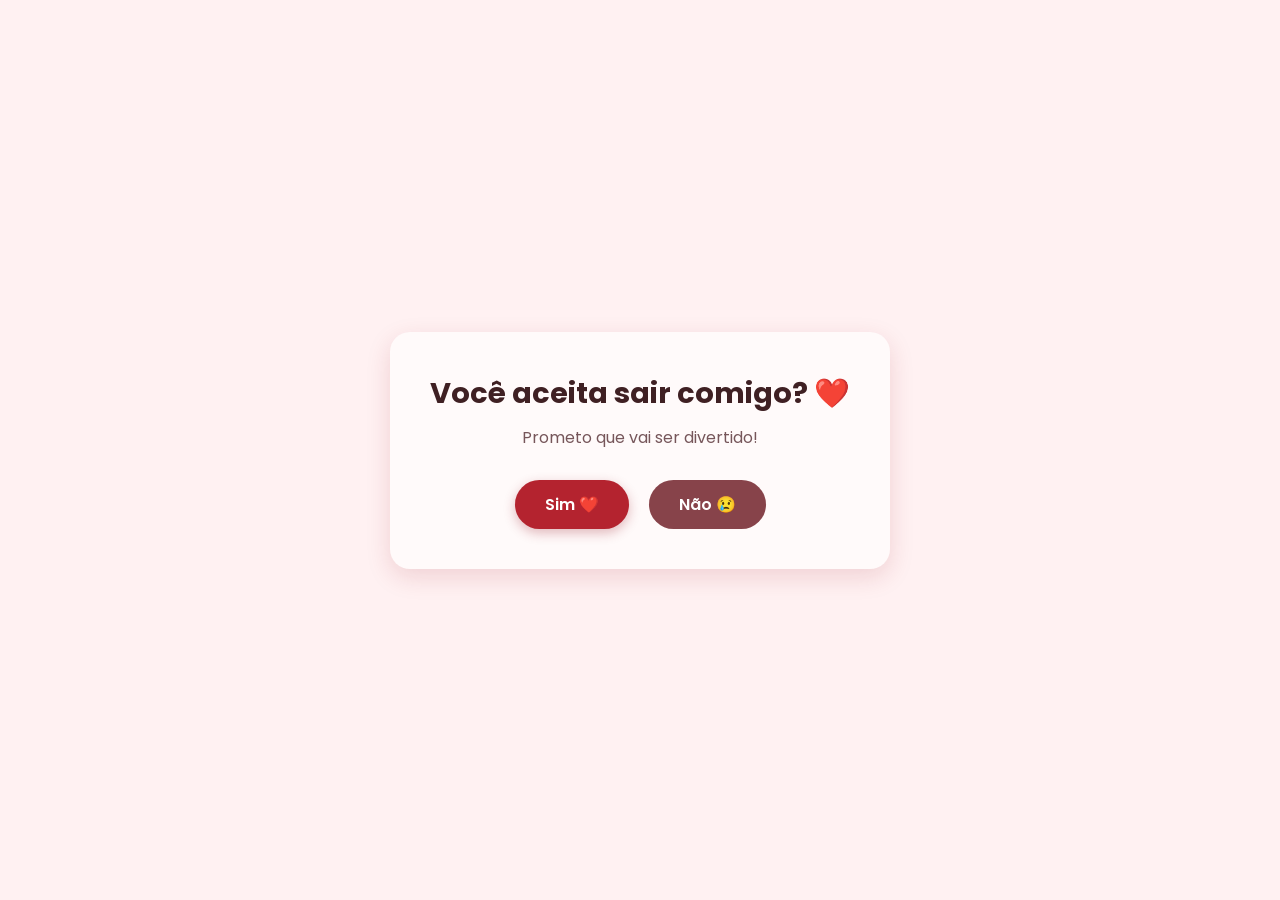
<file: index.html>
<!DOCTYPE html>
<html lang="pt-BR">
<head>
    <meta charset="UTF-8">
    <meta name="viewport" content="width=device-width, initial-scale=1.0">
    <title>Você aceita? ❤️</title>
    <link rel="preconnect" href="https://fonts.googleapis.com">
    <link rel="preconnect" href="https://fonts.gstatic.com" crossorigin>
    <link href="https://fonts.googleapis.com/css2?family=Poppins:wght@400;600;700&display=swap" rel="stylesheet">
    <link rel="stylesheet" href="assets/style.css">
</head>
<body>

    <main class="container fade-in">
        <h1>Você aceita sair comigo? ❤️</h1>
        <p>Prometo que vai ser divertido!</p>
        
        <div class="btn-group">
            <button id="btn-sim" class="btn btn-sim">Sim ❤️</button>
            <button id="btn-nao" class="btn btn-nao">Não 😢</button>
        </div>
    </main>

    <script src="scripts/index.js"></script>
</body>
</html>
</file>
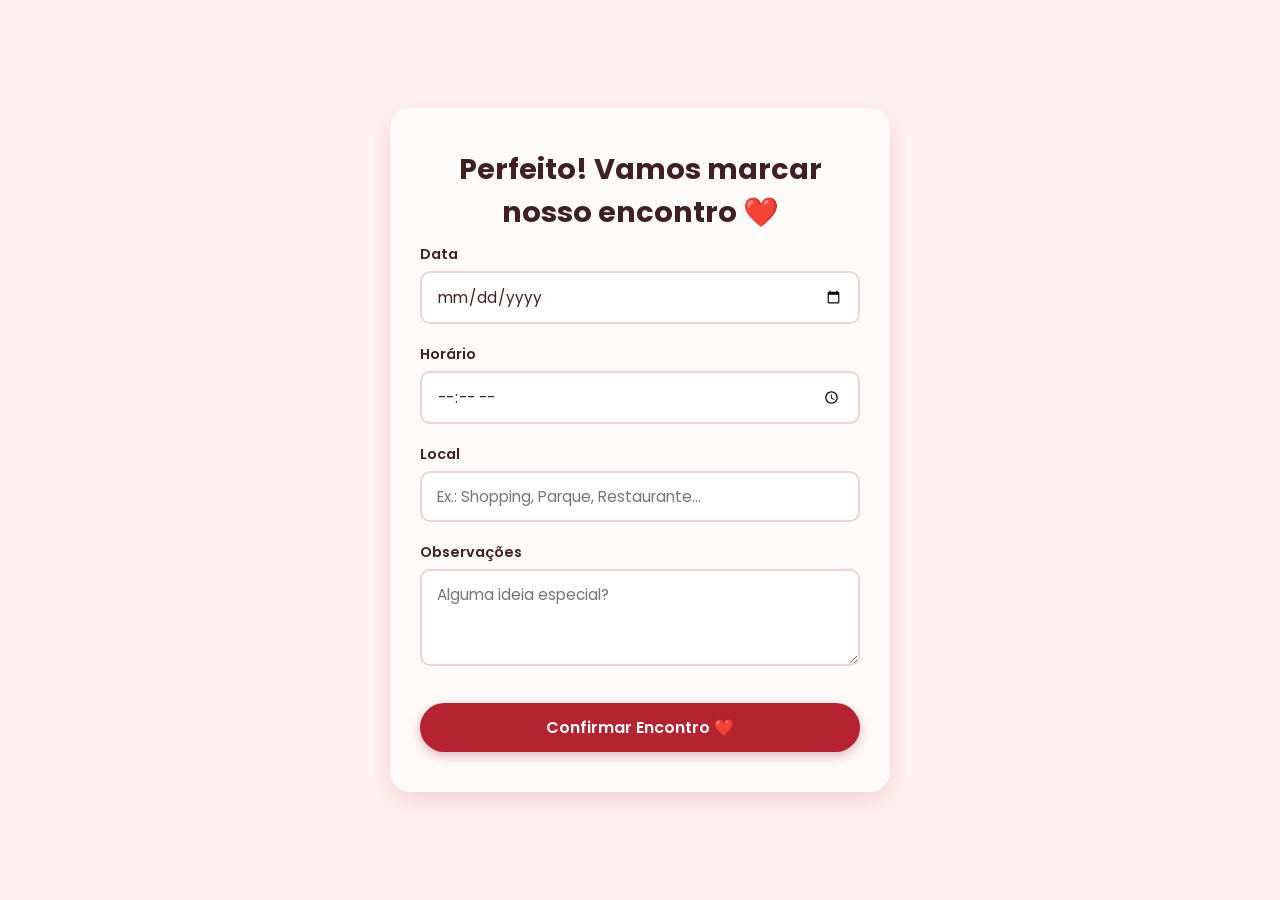
<file: agendamento.html>
<!DOCTYPE html>
<html lang="pt-BR">
<head>
    <meta charset="UTF-8">
    <meta name="viewport" content="width=device-width, initial-scale=1.0">
    <title>Marcar Encontro ❤️</title>
    <link rel="preconnect" href="https://fonts.googleapis.com">
    <link rel="preconnect" href="https://fonts.gstatic.com" crossorigin>
    <link href="https://fonts.googleapis.com/css2?family=Poppins:wght@400;600;700&display=swap" rel="stylesheet">
    <link rel="stylesheet" href="assets/style.css">
</head>
<body>

    <main class="container fade-in">
        <div id="form-card">
            <h1>Perfeito! Vamos marcar nosso encontro ❤️</h1>
            
            <form action="" id="form-encontro" method="post">
                <div class="form-control">
                    <label for="data">Data</label>
                    <input type="date" name="data" id="data" required>
                </div>

                <div class="form-control">
                    <label for="horario">Horário</label>
                    <input type="time" name="horario" id="horario" required>
                </div>

                <div class="form-control">
                    <label for="local">Local</label>
                    <input type="text" id="local" name="local" placeholder="Ex.: Shopping, Parque, Restaurante..." required>
                </div>

                <div class="form-control">
                    <label for="observacoes">Observações</label>
                    <textarea id="observacoes" name ="observacoes" rows="3" placeholder="Alguma ideia especial?"></textarea>
                </div>

                <button type="submit" class="btn btn-sim btn-block">Confirmar Encontro ❤️</button>
            </form>
        </div>

    </main>

    <script src="scripts/agendamento.js"></script>
</body>
</html>
</file>
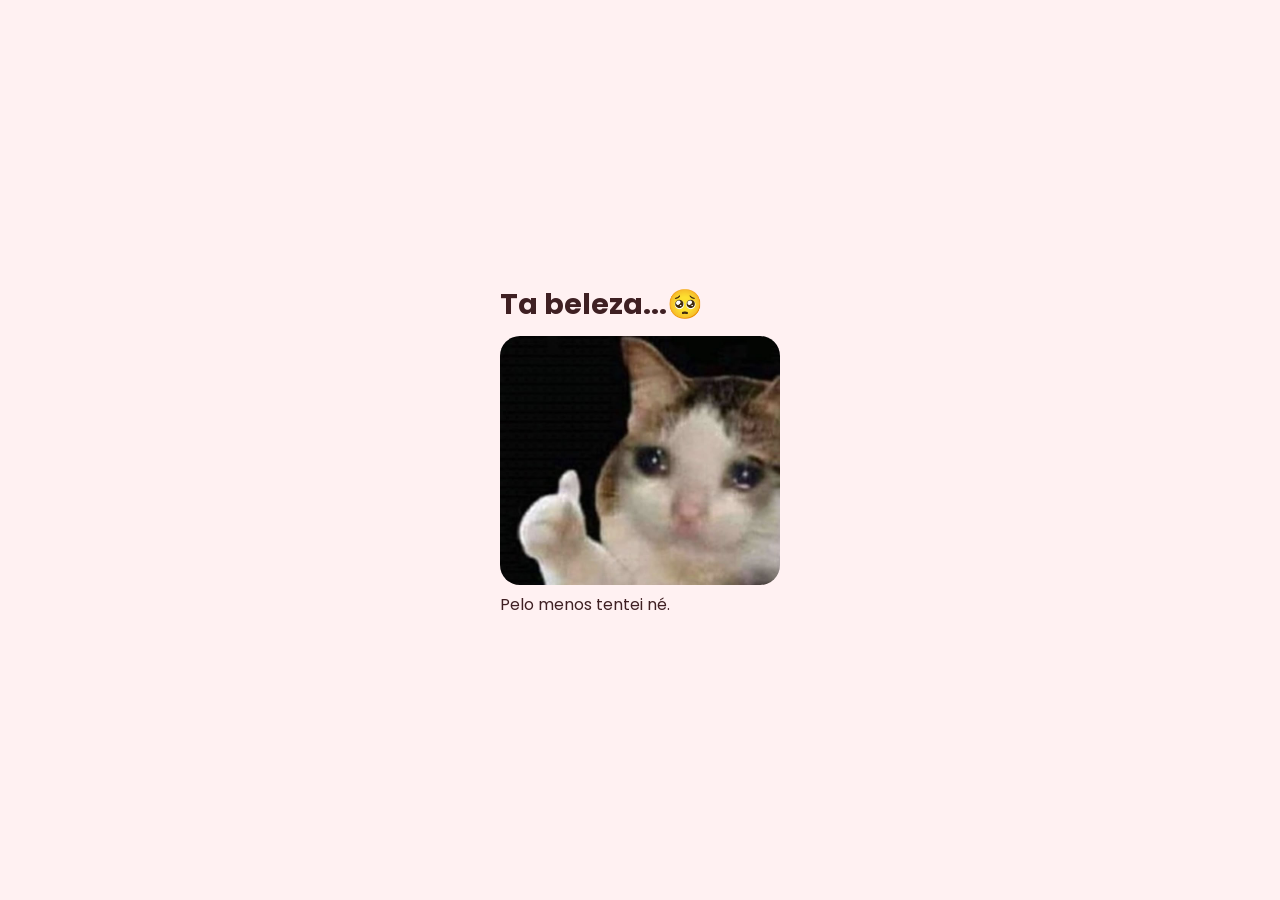
<file: btnNao.html>
<!DOCTYPE html>
<html lang="en">
<head>
    <meta charset="UTF-8">
    <meta name="viewport" content="width=device-width, initial-scale=1.0">
    <title>Tudo bem... 🥺​</title>
    <link rel="preconnect" href="https://fonts.googleapis.com">
    <link rel="preconnect" href="https://fonts.gstatic.com" crossorigin>
    <link href="https://fonts.googleapis.com/css2?family=Poppins:wght@400;600;700&display=swap" rel="stylesheet">
    <link rel="stylesheet" href="assets/style.css">
</head>
<body>
    <main>
        <div>
            <h1>Ta beleza...🥺​</h1>
        </div>
        <div>
            <img src="assets/images/like peludinho.jpeg" alt="gato triste" class="gato">
        </div>
        <div>
            Pelo menos tentei né.
        </div>
    </main>
</body>
</html>
</file>
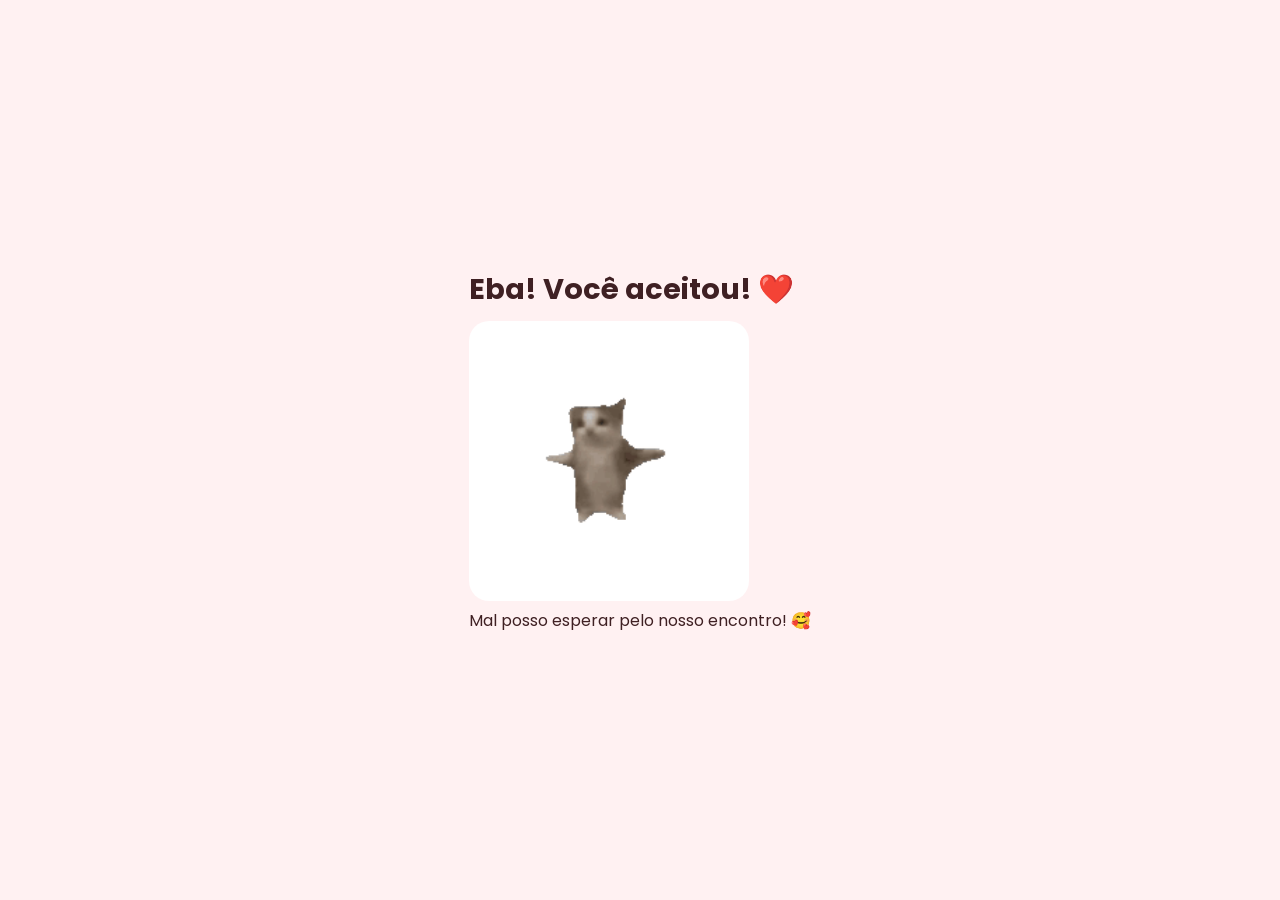
<file: deuCerto.html>
<!DOCTYPE html>
<html lang="pt-BR">
<head>
    <meta charset="UTF-8">
    <meta name="viewport" content="width=device-width, initial-scale=1.0">
    <title>Ela disse sim! ❤️</title>
    <link rel="preconnect" href="https://fonts.googleapis.com">
    <link rel="preconnect" href="https://fonts.gstatic.com" crossorigin>
    <link href="https://fonts.googleapis.com/css2?family=Poppins:wght@400;600;700&display=swap" rel="stylesheet">
    <link rel="stylesheet" href="assets/style.css">
</head>
<body>
    <main>
        <div>
            <h1>Eba! Você aceitou! ❤️</h1>
        </div>
        <div>
            <img src="assets/images/Cat Jumping Sticker - Cat Jumping Jumping cat - Descubrir y compartir GIFs.gif" alt="gato feliz" class="gato">
        </div>
        <div>
            Mal posso esperar pelo nosso encontro! 🥰
        </div>
    </main>
</body>
</html>
</file>
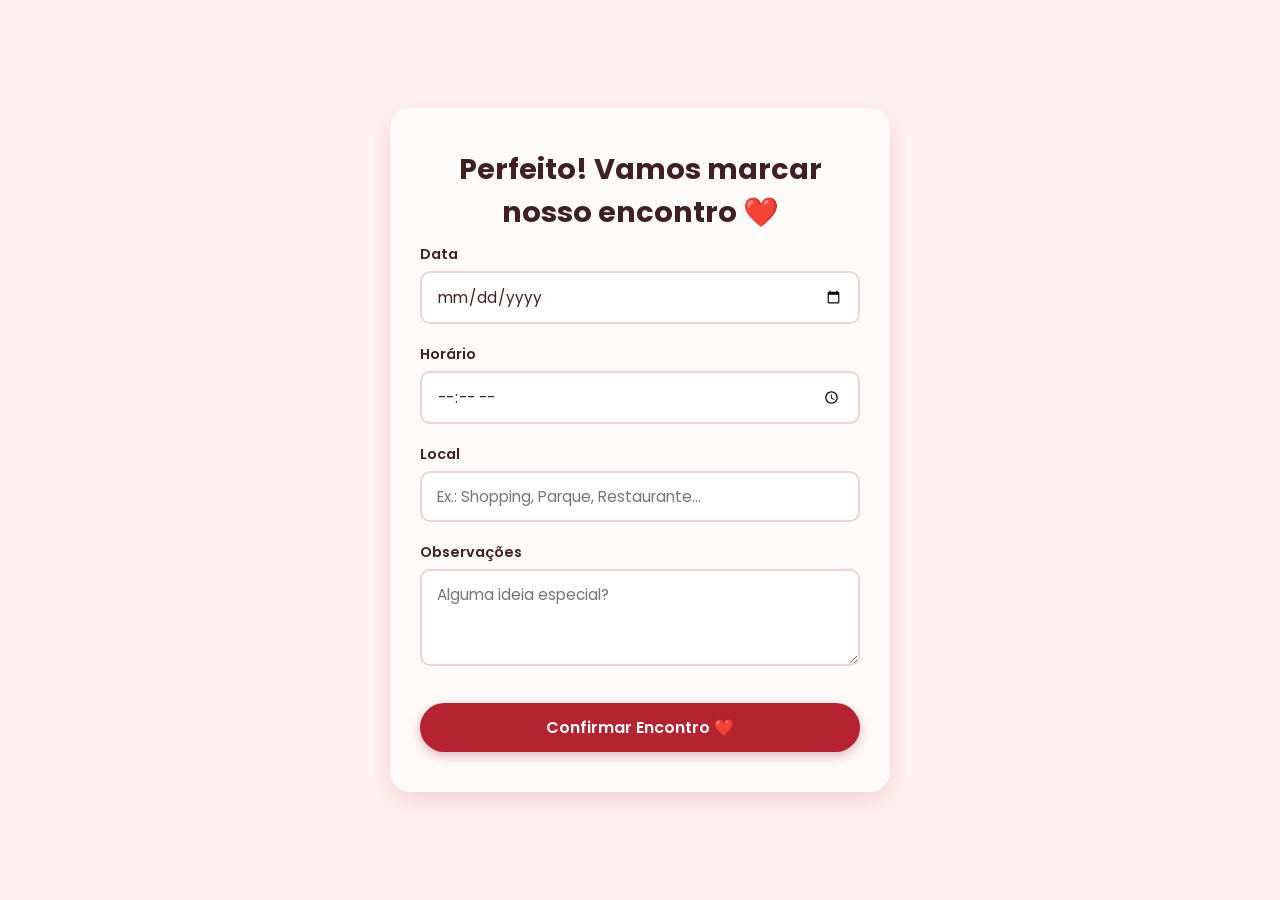
<file: public/agendamento.html>
<!DOCTYPE html>
<html lang="pt-BR">
<head>
    <meta charset="UTF-8">
    <meta name="viewport" content="width=device-width, initial-scale=1.0">
    <title>Marcar Encontro ❤️</title>
    <link rel="preconnect" href="https://fonts.googleapis.com">
    <link rel="preconnect" href="https://fonts.gstatic.com" crossorigin>
    <link href="https://fonts.googleapis.com/css2?family=Poppins:wght@400;600;700&display=swap" rel="stylesheet">
    <link rel="stylesheet" href="../assets/style.css">
</head>
<body>

    <main class="container fade-in">
        <div id="form-card">
            <h1>Perfeito! Vamos marcar nosso encontro ❤️</h1>
            
            <form action="" id="form-encontro" method="post">
                <div class="form-control">
                    <label for="data">Data</label>
                    <input type="date" name="data" id="data" required>
                </div>

                <div class="form-control">
                    <label for="horario">Horário</label>
                    <input type="time" name="horario" id="horario" required>
                </div>

                <div class="form-control">
                    <label for="local">Local</label>
                    <input type="text" id="local" name="local" placeholder="Ex.: Shopping, Parque, Restaurante..." required>
                </div>

                <div class="form-control">
                    <label for="observacoes">Observações</label>
                    <textarea id="observacoes" name ="observacoes" rows="3" placeholder="Alguma ideia especial?"></textarea>
                </div>

                <button type="submit" class="btn btn-sim btn-block">Confirmar Encontro ❤️</button>
            </form>
        </div>

        <div id="sucesso-card" class="hidden">
            <h1>Encontro marcado! Mal posso esperar ❤️</h1>
            <div class="resumo-box">
                <p><strong>📅 Data:</strong> <span id="resumo-data"></span></p>
                <p><strong>⏰ Horário:</strong> <span id="resumo-horario"></span></p>
                <p><strong>📍 Local:</strong> <span id="resumo-local"></span></p>
                <p><strong>💡 Obs:</strong> <span id="resumo-obs"></span></p>
            </div>
        </div>
    </main>

    <script src="../scripts/agendamento.js"></script>
</body>
</html>
</file>
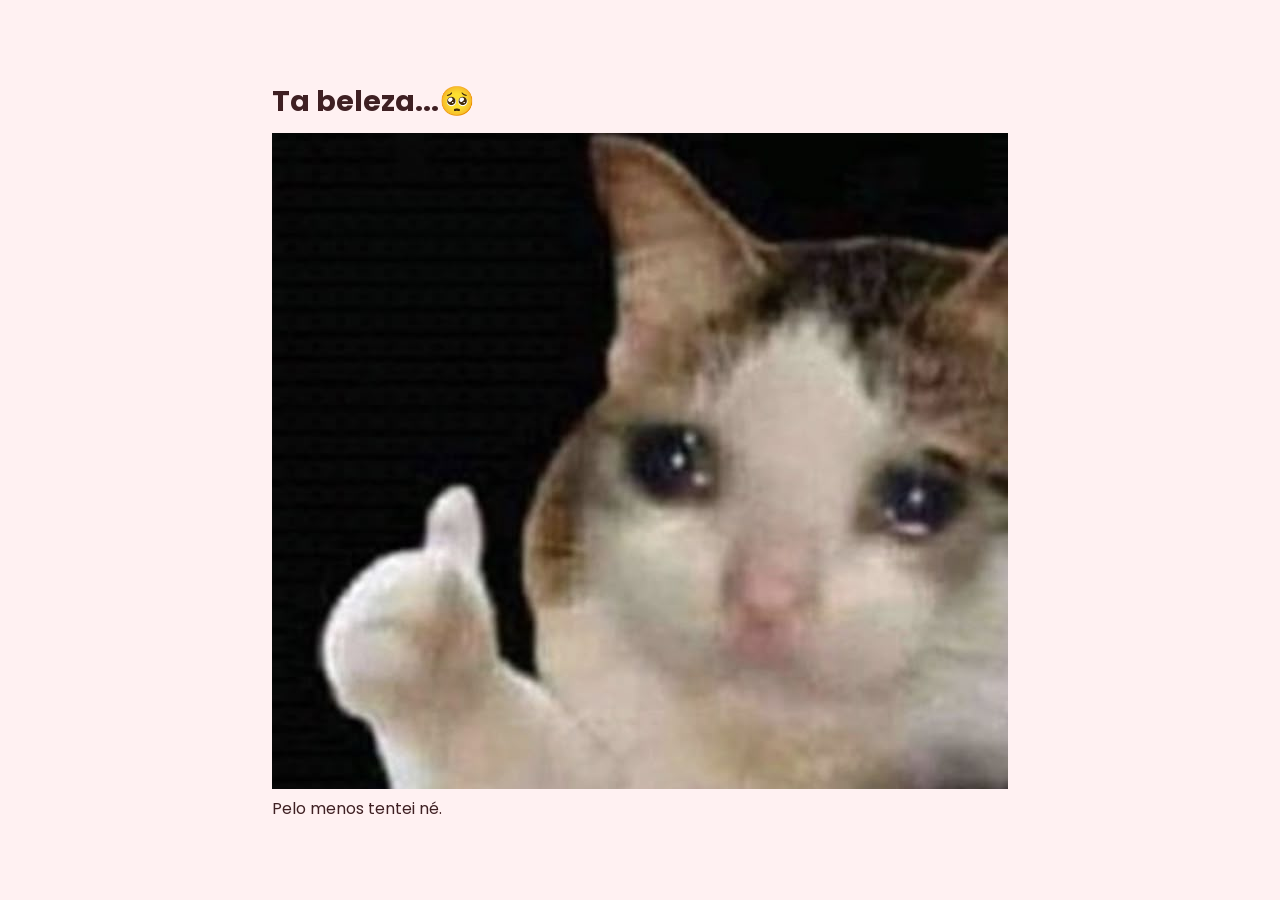
<file: public/btnNao.html>
<!DOCTYPE html>
<html lang="en">
<head>
    <meta charset="UTF-8">
    <meta name="viewport" content="width=device-width, initial-scale=1.0">
    <title>Tudo bem... 🥺​</title>
    <link rel="preconnect" href="https://fonts.googleapis.com">
    <link rel="preconnect" href="https://fonts.gstatic.com" crossorigin>
    <link href="https://fonts.googleapis.com/css2?family=Poppins:wght@400;600;700&display=swap" rel="stylesheet">
    <link rel="stylesheet" href="../assets/style.css">
</head>
<body>
    <main>
        <div>
            <h1>Ta beleza...🥺​</h1>
        </div>
        <div>
            <img src="../assets/images/like peludinho.jpeg" alt="gato triste" class="gato_triste">
        </div>
        <div>
            Pelo menos tentei né.
        </div>
    </main>
</body>
</html>
</file>
<file: assets/style.css>
/* --- Reset e Variáveis --- */
* {
    margin: 0;
    padding: 0;
    box-sizing: border-box;
}

:root {
    --bg-color: #fff1f2;
    --text-color: #3f2023;
    --muted-color: #76565a;
    --primary-color: #b4232f;
    --primary-hover: #921b26;
    --secondary-color: #87434a;
    --secondary-hover: #6f343b;
    --card-bg: #fffafa;
    --border-color: #ecd5d7;
    --summary-bg: #fcebed;
    --shadow: 0 8px 24px rgba(151, 29, 42, 0.15);
}

body {
    font-family: 'Poppins', sans-serif;
    background-color: var(--bg-color);
    color: var(--text-color);
    min-height: 100vh;
    display: flex;
    justify-content: center;
    align-items: center;
    padding: 20px;
}

.gato{
    width: 280px;
    border-radius: 20px;
}
/* --- Container Principal (Card) --- */
.container {
    background-color: var(--card-bg);
    padding: 40px 30px;
    border-radius: 20px;
    box-shadow: var(--shadow);
    text-align: center;
    width: 100%;
    max-width: 500px;
}

h1 {
    font-size: 1.8rem;
    color: var(--text-color);
    margin-bottom: 10px;
    font-weight: 700;
}

p {
    font-size: 1rem;
    color: var(--muted-color);
    margin-bottom: 30px;
}

/* --- Botões --- */
.btn-group {
    display: flex;
    gap: 20px;
    justify-content: center;
    flex-wrap: wrap;
    
}

.btn {
    font-family: 'Poppins', sans-serif;
    font-size: 1rem;
    font-weight: 600;
    padding: 12px 30px;
    border: none;
    border-radius: 50px;
    cursor: pointer;
    transition: transform 0.2s ease, background-color 0.2s ease, box-shadow 0.2s ease;
}

.btn:active {
    transform: scale(0.95);
}

.btn-sim {
    background-color: var(--primary-color);
    color: white;
    box-shadow: 0 4px 12px rgba(151, 29, 42, 0.3);
}

.btn-sim:hover {
    background-color: var(--primary-hover);
    transform: translateY(-2px);
}


#btnNao {
    position: absolute;
    
    transition: all 0.2s ease; 
}

.btn-nao {
    background-color: var(--secondary-color);
    color: white;
}

.btn-nao:hover {
    background-color: var(--secondary-hover);
    transform: translateY(-2px);
}

.btn-block {
    width: 100%;
    margin-top: 10px;
}

/* --- Formulário --- */
.form-control {
    text-align: left;
    margin-bottom: 20px;
}

.form-control label {
    display: block;
    font-size: 0.9rem;
    font-weight: 600;
    margin-bottom: 6px;
    color: var(--text-color);
}

.form-control input,
.form-control textarea {
    width: 100%;
    padding: 12px 15px;
    border: 2px solid var(--border-color);
    border-radius: 10px;
    font-family: 'Poppins', sans-serif;
    font-size: 0.95rem;
    color: var(--text-color);
    outline: none;
    transition: border-color 0.2s ease;
}

.form-control input:focus,
.form-control textarea:focus {
    border-color: var(--primary-color);
}

/* --- Resumo de Sucesso --- */
.hidden {
    display: none;
}

.resumo-box {
    background-color: var(--summary-bg);
    border: 2px dashed var(--primary-color);
    border-radius: 12px;
    padding: 20px;
    margin-top: 20px;
    text-align: left;
}

.resumo-box p {
    margin-bottom: 10px;
    color: var(--text-color);
}

.resumo-box p:last-child {
    margin-bottom: 0;
}

/* --- Animações --- */
.fade-in {
    animation: fadeIn 0.6s ease-out forwards;
}

@keyframes fadeIn {
    from {
        opacity: 0;
        transform: translateY(20px);
    }
    to {
        opacity: 1;
        transform: translateY(0);
    }
}

/* --- Responsividade --- */
@media (max-width: 480px) {
    .container {
        padding: 30px 20px;
    }
    
    h1 {
        font-size: 1.5rem;
    }

    .btn {
        width: 100%; /* Botões empilham no mobile */
    }
}
</file>
